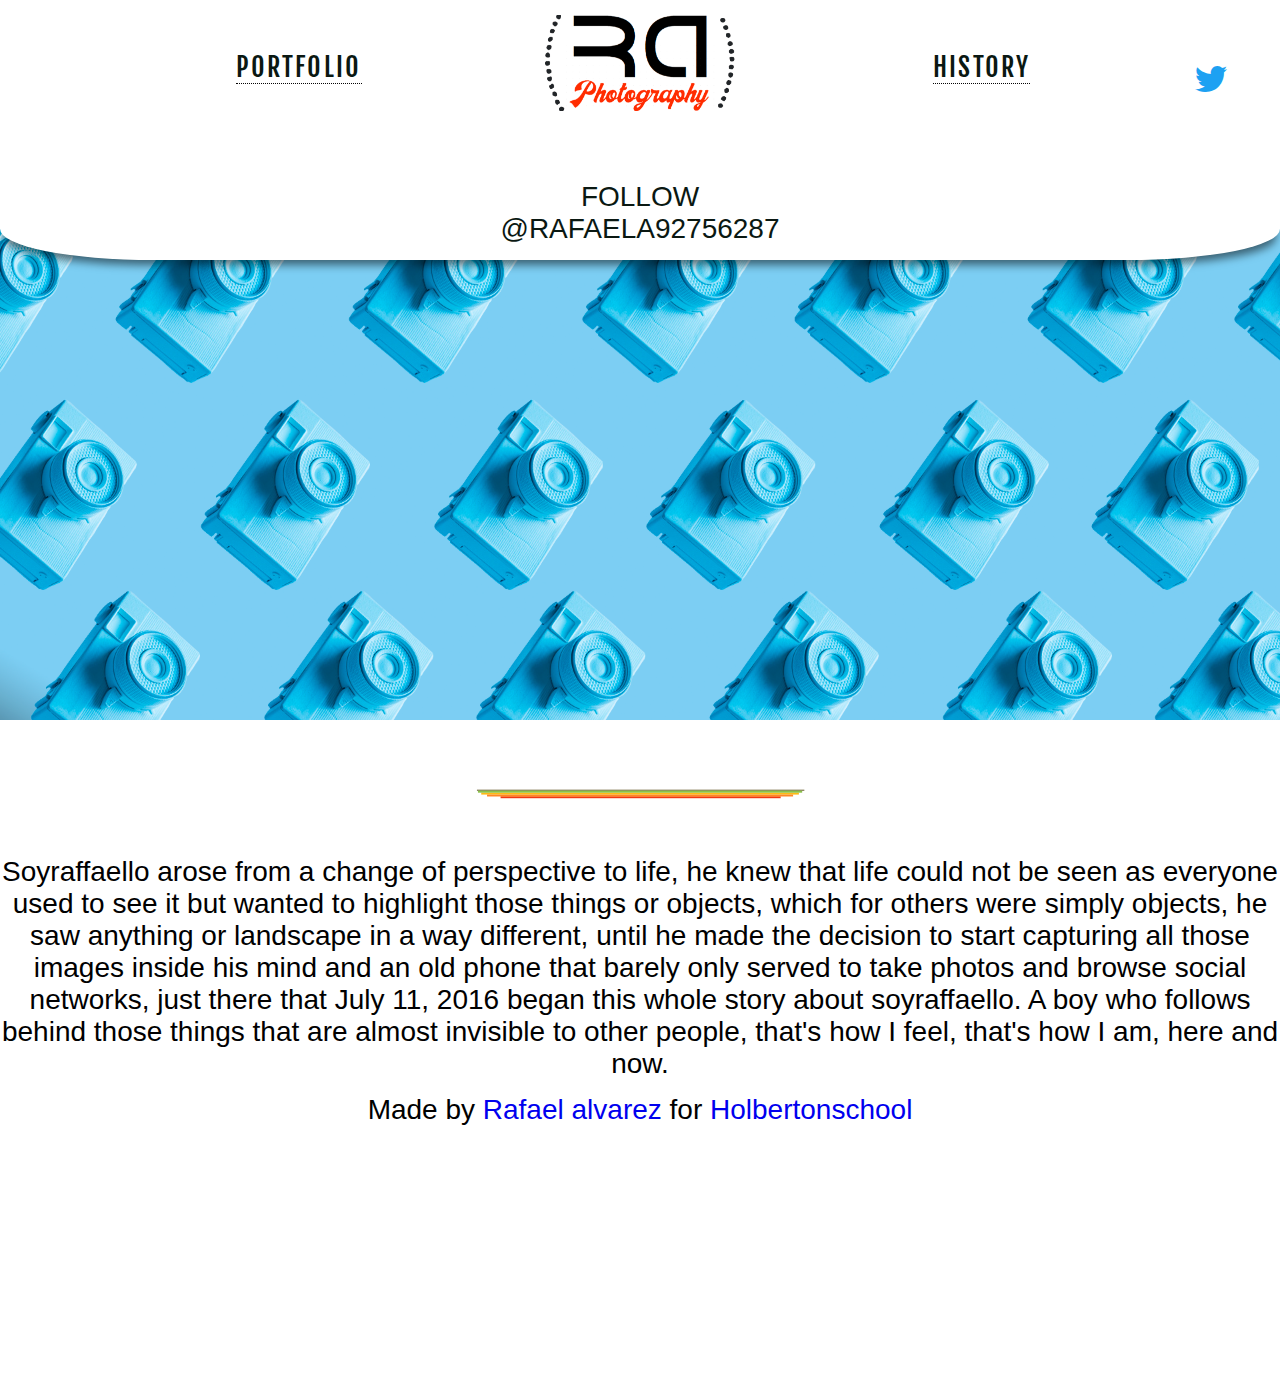
<file: history.html>
<!DOCTYPE html>
<html lang="en">


<head>
    <meta charset="UTF-8">
    <meta name="viewport" content="width=device-width, initial-scale=1.0">
    <meta http-equiv="X-UA-Compatible" content="ie=edge">
    
    <link rel="stylesheet" href="https://cdnjs.cloudflare.com/ajax/libs/font-awesome/5.9.0/css/all.min.css">

    <title>Rafael Alvárez Ph</title>
    <link rel="stylesheet" href="fontello.css">
    <link rel="stylesheet" href="style.css">
    <script type="text/javascript" src="behavior.js"></script>
</head>

<body>
<!-- CONTAINER START -->
<div class="CONTAINER">

  <header class="header">
    <nav>
      <a href="portafolio.html"> <strong>Portfolio</strong></a>
      <a href="index.html"> <img class="logo" src="./images/logo2.png"></a>
      <a href="history.html"> <strong>History</strong> </a>
      <a class="twitter" href="https://twitter.com/Rafaela92756287/status/1159302017317134336" target="_blank"> <i class="fab fa-twitter"> </i> </a>
      <div id="buttons">
            <iframe src="https://www.facebook.com/plugins/share_button.php?href=https%3A%2F%2Fdevelopers.facebook.com%2Fdocs%2Fplugins%2F&layout=button&size=small&width=81&height=20&appId" width="81" height="20" style="border:none;overflow:hidden" scrolling="no" frameborder="0" allowTransparency="true" allow="encrypted-media"></iframe>
            <a href="https://twitter.com/Rafaela92756287?ref_src=twsrc%5Etfw" class="twitter-follow-button" data-show-count="false">Follow @Rafaela92756287</a><script async src="https://platform.twitter.com/widgets.js" charset="utf-8"></script>
          </div>
    </nav>
  </header>

  <section class="hero">

  </section>

  <main class="main">
      <p class="post-content"> Soyraffaello arose from a change of perspective to life, he knew that life could not be seen as
          everyone used to see it but wanted to highlight those things or objects, which for others were
          simply objects, he saw anything or landscape in a way different, until he made the decision to
          start capturing all those images inside his mind and an old phone that barely only served to
          take photos and browse social networks, just there that July 11, 2016 began this whole story
          about soyraffaello.
          A boy who follows behind those things that are almost invisible to other people, that's how I
          feel, that's how I am, here and now. 
        </p>
  </main>

  <aside class="aside">
      <div id="disqus_thread"></div>
      <script>
      
      /**
      *  RECOMMENDED CONFIGURATION VARIABLES: EDIT AND UNCOMMENT THE SECTION BELOW TO INSERT DYNAMIC VALUES FROM YOUR PLATFORM OR CMS.
      *  LEARN WHY DEFINING THESE VARIABLES IS IMPORTANT: https://disqus.com/admin/universalcode/#configuration-variables*/
      /*
      var disqus_config = function () {
      this.page.url = PAGE_URL;  // Replace PAGE_URL with your page's canonical URL variable
      this.page.identifier = PAGE_IDENTIFIER; // Replace PAGE_IDENTIFIER with your page's unique identifier variable
      };
      */
      (function() { // DON'T EDIT BELOW THIS LINE
      var d = document, s = d.createElement('script');
      s.src = 'https://holbertonschoolphoto-1.disqus.com/embed.js';
      s.setAttribute('data-timestamp', +new Date());
      (d.head || d.body).appendChild(s);
      })();
      </script>
      <noscript>Please enable JavaScript to view the <a href="https://disqus.com/?ref_noscript">comments powered by Disqus.</a></noscript>
  </aside>

  <footer class="footer">
    <div>
      Made by <a target="_blank" href="https://www.instagram.com/raalvarez_/"> Rafael alvarez </a> for 
      <a href="https://www.holbertonschool.com/" <a target="_blank"> Holbertonschool</a>
    </div>
  </footer>
</div>
    <!-- CONTAINER END -->

    <style>
        @import url('https://fonts.googleapis.com/css?family=Monoton&display=swap');
    </style>
    <style>
        @import url('https://fonts.googleapis.com/css?family=Lalezar&display=swap');
    </style>
    <style>
        @import url('https://fonts.googleapis.com/css?family=Fjalla+One&display=swap');
    </style>
    <script id="dsq-count-scr" src="//holbertonschoolphoto-1.disqus.com/count.js" async></script>
</body>

</html>
</file>
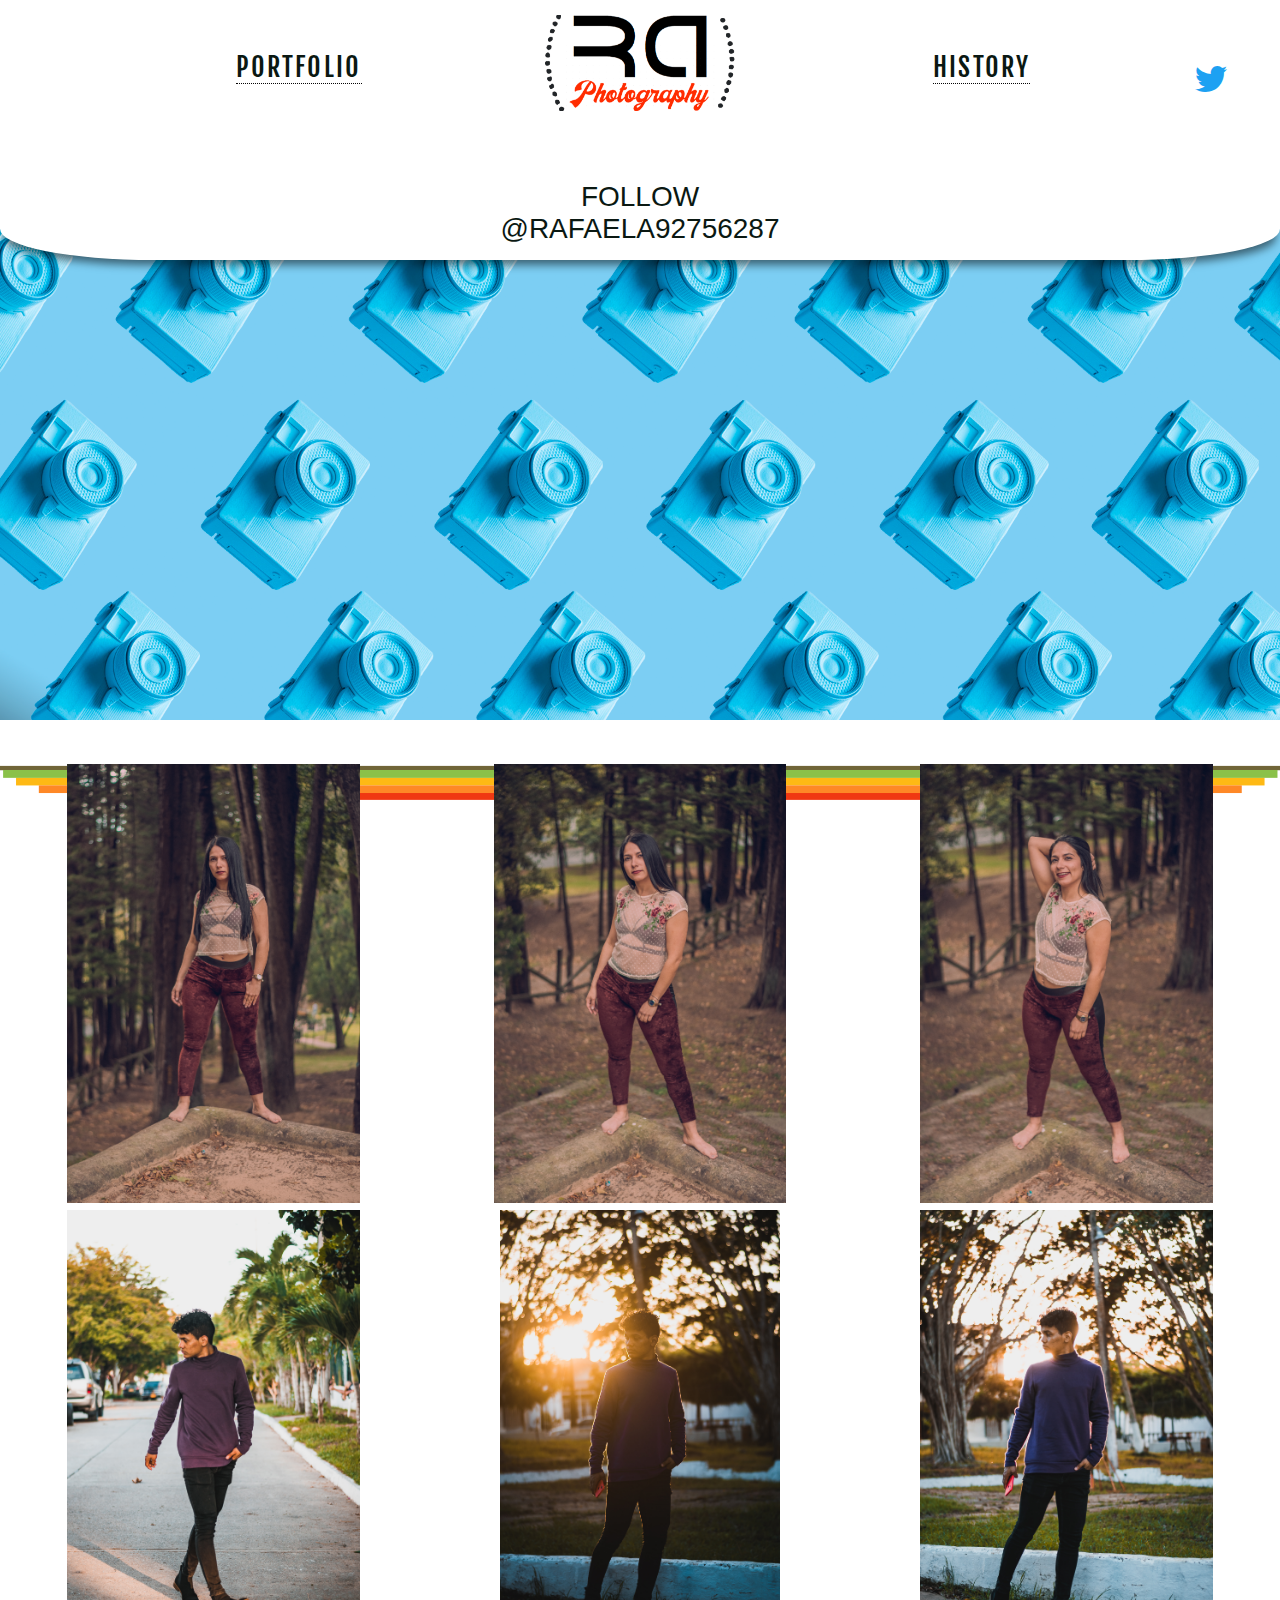
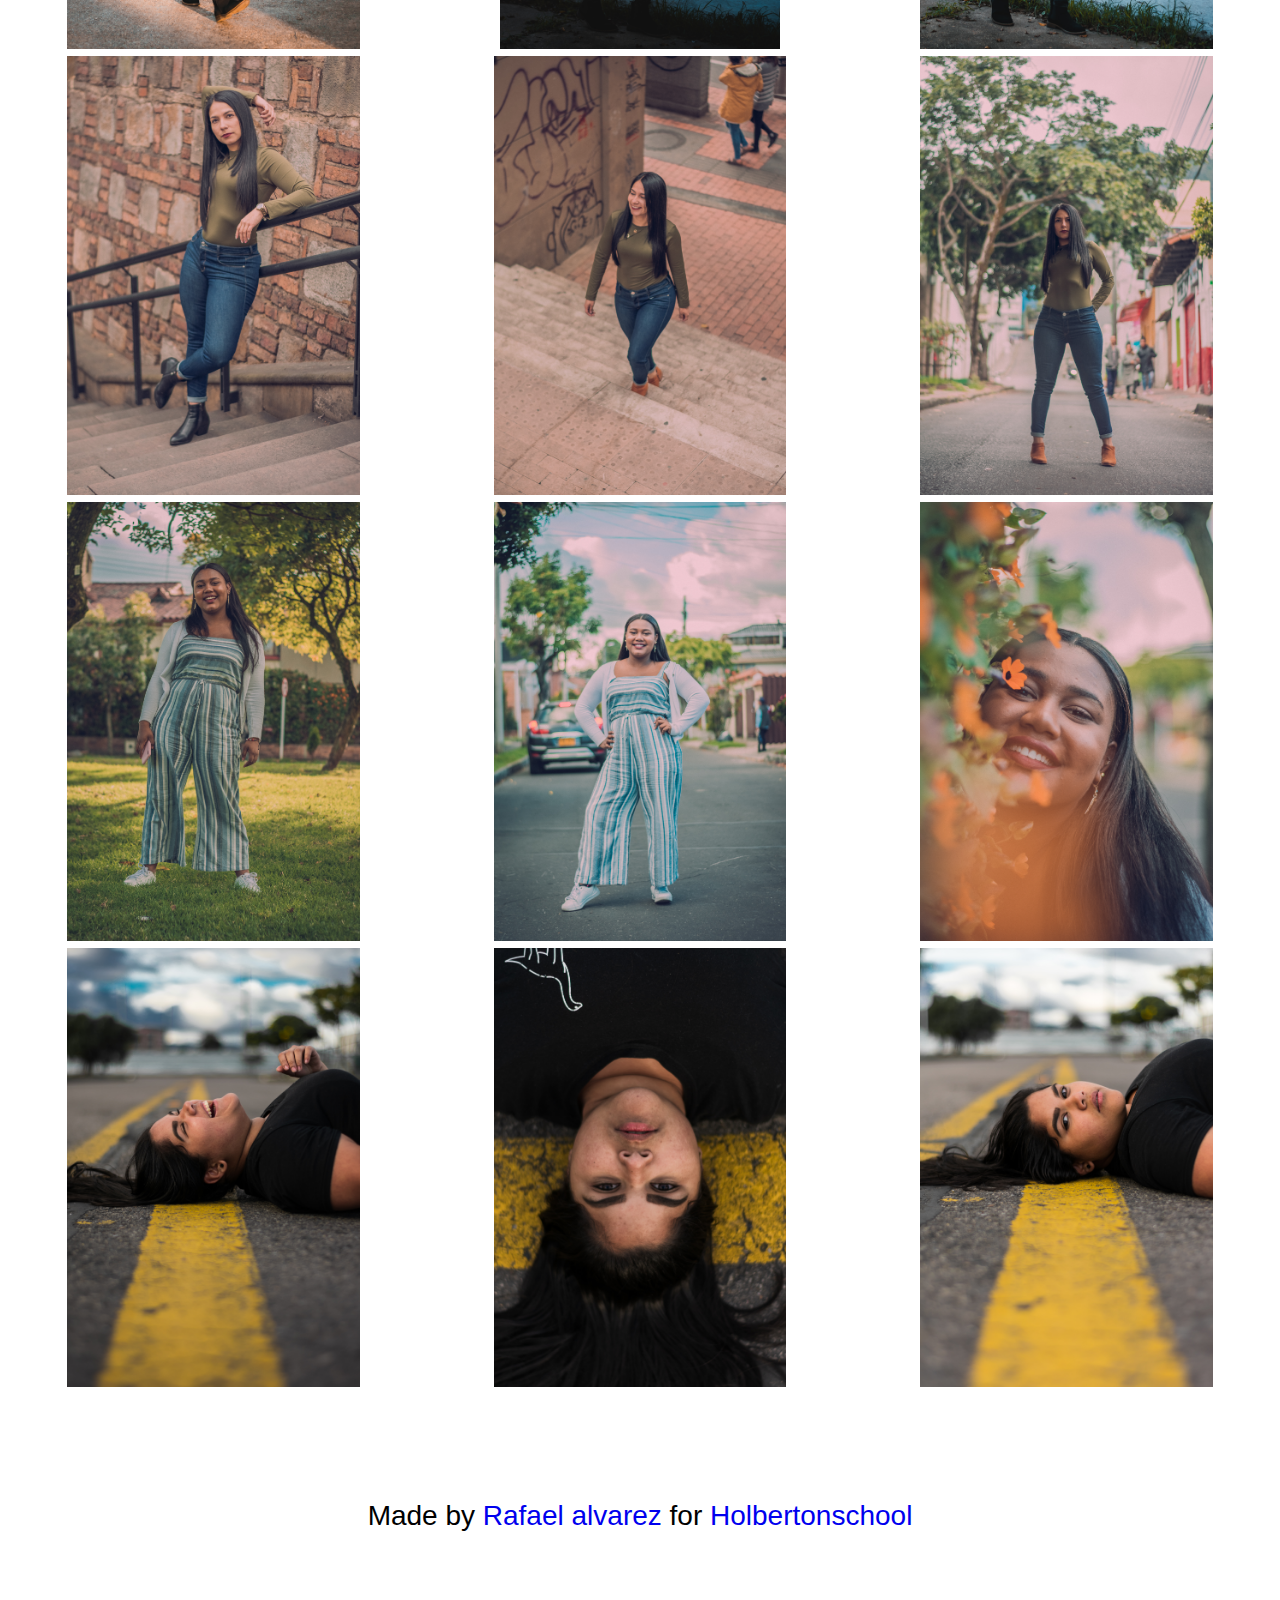
<file: portafolio.html>
<!DOCTYPE html>
<html lang="en">


<head>
    <meta charset="UTF-8">
    <meta name="viewport" content="width=device-width, initial-scale=1.0">
    <meta http-equiv="X-UA-Compatible" content="ie=edge">

    <link rel="stylesheet" href="https://cdnjs.cloudflare.com/ajax/libs/font-awesome/5.9.0/css/all.min.css">

    <title>Rafael Alvárez Ph</title>
    <link rel="stylesheet" href="fontello.css">
    <link rel="stylesheet" href="style.css">
    <script type="text/javascript" src="behavior.js"></script>
</head>

<body>
    <!-- CONTAINER START -->
    <div class="CONTAINER">

        <header class="header">
            <nav>

                <a href="portafolio.html"> <strong>Portfolio</strong></a>

                <a href="index.html"> <img class="logo" src="./images/logo2.png"></a>
                <a href="history.html"> <strong>History</strong> </a>
                <a class="twitter" href="https://twitter.com/Rafaela92756287/status/1159302017317134336"
                    target="_blank"> <i class="fab fa-twitter"> </i> </a>
                <div id="buttons">
                    <iframe
                        src="https://www.facebook.com/plugins/share_button.php?href=https%3A%2F%2Fdevelopers.facebook.com%2Fdocs%2Fplugins%2F&layout=button&size=small&width=81&height=20&appId"
                        width="81" height="20" style="border:none;overflow:hidden" scrolling="no" frameborder="0"
                        allowTransparency="true" allow="encrypted-media"></iframe>
                    <a href="https://twitter.com/Rafaela92756287?ref_src=twsrc%5Etfw" class="twitter-follow-button"
                        data-show-count="false">Follow @Rafaela92756287</a>
                    <script async src="https://platform.twitter.com/widgets.js" charset="utf-8"></script>
                </div>
            </nav>
        </header>

        <section class="hero">

        </section>

        <main class="main">
            <div class="portfolio">
                <div class="item">
                    <img src="./images/portfolio/1.jpg" alt="">
                </div>
                <div class="item">
                    <img src="./images/portfolio/2.jpg" alt="">
                </div>
                <div class="item">
                    <img src="./images/portfolio/3.jpg" alt="">
                </div>
            </div>

            <div class="portfolio">
                <div class="item">
                    <img src="./images/portfolio/4.jpg" alt="">
                </div>
                <div class="item">
                    <img src="./images/portfolio/5.jpg" alt="">
                </div>
                <div class="item">
                    <img src="./images/portfolio/6.jpg" alt="">
                </div>
            </div>

            <div class="portfolio">
                <div class="item">
                    <img src="./images/portfolio/7.jpg" alt="">
                </div>
                <div class="item">
                    <img src="./images/portfolio/8.jpg" alt="">
                </div>
                <div class="item">
                    <img src="./images/portfolio/9.jpg" alt="">
                </div>
            </div>
            <div class="portfolio">
                <div class="item">
                    <img src="./images/portfolio/10.jpg" alt="">
                </div>
                <div class="item">
                    <img src="./images/portfolio/12.jpg" alt="">
                </div>
                <div class="item">
                    <img src="./images/portfolio/11.jpg" alt="">
                </div>
            </div>
            <div class="portfolio">
                    <div class="item">
                        <img src="./images/portfolio/13.jpg" alt="">
                    </div>
                    <div class="item">
                        <img src="./images/portfolio/14.jpg" alt="">
                    </div>
                    <div class="item">
                        <img src="./images/portfolio/15.jpg" alt="">
                    </div>
                </div>
        </main>

        <aside class="aside">
            <div id="disqus_thread"></div>
            <script>

                /**
                *  RECOMMENDED CONFIGURATION VARIABLES: EDIT AND UNCOMMENT THE SECTION BELOW TO INSERT DYNAMIC VALUES FROM YOUR PLATFORM OR CMS.
                *  LEARN WHY DEFINING THESE VARIABLES IS IMPORTANT: https://disqus.com/admin/universalcode/#configuration-variables*/
                /*
                var disqus_config = function () {
                this.page.url = PAGE_URL;  // Replace PAGE_URL with your page's canonical URL variable
                this.page.identifier = PAGE_IDENTIFIER; // Replace PAGE_IDENTIFIER with your page's unique identifier variable
                };
                */
                (function () { // DON'T EDIT BELOW THIS LINE
                    var d = document, s = d.createElement('script');
                    s.src = 'https://holbertonschoolphoto-1.disqus.com/embed.js';
                    s.setAttribute('data-timestamp', +new Date());
                    (d.head || d.body).appendChild(s);
                })();
            </script>
            <noscript>Please enable JavaScript to view the <a href="https://disqus.com/?ref_noscript">comments powered
                    by Disqus.</a></noscript>
        </aside>

        <footer class="footer">
            <div>
                Made by <a target="_blank" href="https://www.instagram.com/raalvarez_/"> Rafael alvarez </a> for
                <a href="https://www.holbertonschool.com/" <a target="_blank"> Holbertonschool</a>
            </div>
        </footer>
    </div>
    <!-- CONTAINER END -->

    <style>
        @import url('https://fonts.googleapis.com/css?family=Monoton&display=swap');
    </style>
    <style>
        @import url('https://fonts.googleapis.com/css?family=Lalezar&display=swap');
    </style>
    <style>
        @import url('https://fonts.googleapis.com/css?family=Fjalla+One&display=swap');
    </style>
    <script id="dsq-count-scr" src="//holbertonschoolphoto-1.disqus.com/count.js" async></script>
</body>

</html>
</file>
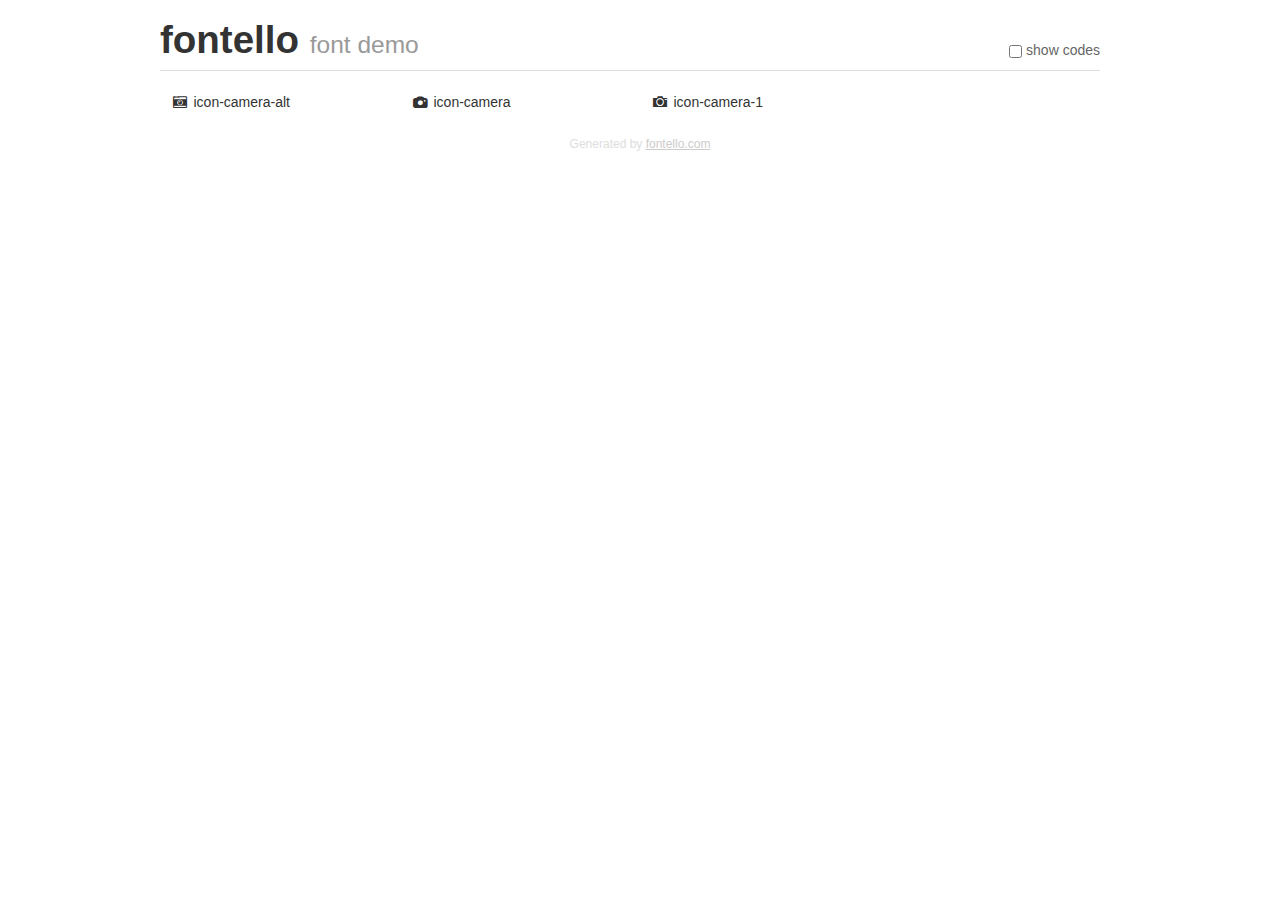
<file: icons/fontello-7340f3c5/demo.html>
<!DOCTYPE html>
<html>
  <head><!--[if lt IE 9]><script language="javascript" type="text/javascript" src="//html5shim.googlecode.com/svn/trunk/html5.js"></script><![endif]-->
    <meta charset="UTF-8"><style>/*
 * Bootstrap v2.2.1
 *
 * Copyright 2012 Twitter, Inc
 * Licensed under the Apache License v2.0
 * http://www.apache.org/licenses/LICENSE-2.0
 *
 * Designed and built with all the love in the world @twitter by @mdo and @fat.
 */
.clearfix {
  *zoom: 1;
}
.clearfix:before,
.clearfix:after {
  display: table;
  content: "";
  line-height: 0;
}
.clearfix:after {
  clear: both;
}
html {
  font-size: 100%;
  -webkit-text-size-adjust: 100%;
  -ms-text-size-adjust: 100%;
}
a:focus {
  outline: thin dotted #333;
  outline: 5px auto -webkit-focus-ring-color;
  outline-offset: -2px;
}
a:hover,
a:active {
  outline: 0;
}
button,
input,
select,
textarea {
  margin: 0;
  font-size: 100%;
  vertical-align: middle;
}
button,
input {
  *overflow: visible;
  line-height: normal;
}
button::-moz-focus-inner,
input::-moz-focus-inner {
  padding: 0;
  border: 0;
}
body {
  margin: 0;
  font-family: "Helvetica Neue", Helvetica, Arial, sans-serif;
  font-size: 14px;
  line-height: 20px;
  color: #333;
  background-color: #fff;
}
a {
  color: #08c;
  text-decoration: none;
}
a:hover {
  color: #005580;
  text-decoration: underline;
}
.row {
  margin-left: -20px;
  *zoom: 1;
}
.row:before,
.row:after {
  display: table;
  content: "";
  line-height: 0;
}
.row:after {
  clear: both;
}
[class*="span"] {
  float: left;
  min-height: 1px;
  margin-left: 20px;
}
.container,
.navbar-static-top .container,
.navbar-fixed-top .container,
.navbar-fixed-bottom .container {
  width: 940px;
}
.span12 {
  width: 940px;
}
.span11 {
  width: 860px;
}
.span10 {
  width: 780px;
}
.span9 {
  width: 700px;
}
.span8 {
  width: 620px;
}
.span7 {
  width: 540px;
}
.span6 {
  width: 460px;
}
.span5 {
  width: 380px;
}
.span4 {
  width: 300px;
}
.span3 {
  width: 220px;
}
.span2 {
  width: 140px;
}
.span1 {
  width: 60px;
}
[class*="span"].pull-right,
.row-fluid [class*="span"].pull-right {
  float: right;
}
.container {
  margin-right: auto;
  margin-left: auto;
  *zoom: 1;
}
.container:before,
.container:after {
  display: table;
  content: "";
  line-height: 0;
}
.container:after {
  clear: both;
}
p {
  margin: 0 0 10px;
}
.lead {
  margin-bottom: 20px;
  font-size: 21px;
  font-weight: 200;
  line-height: 30px;
}
small {
  font-size: 85%;
}
h1 {
  margin: 10px 0;
  font-family: inherit;
  font-weight: bold;
  line-height: 20px;
  color: inherit;
  text-rendering: optimizelegibility;
}
h1 small {
  font-weight: normal;
  line-height: 1;
  color: #999;
}
h1 {
  line-height: 40px;
}
h1 {
  font-size: 38.5px;
}
h1 small {
  font-size: 24.5px;
}
body {
  margin-top: 90px;
}
.header {
  position: fixed;
  top: 0;
  left: 50%;
  margin-left: -480px;
  background-color: #fff;
  border-bottom: 1px solid #ddd;
  padding-top: 10px;
  z-index: 10;
}
.footer {
  color: #ddd;
  font-size: 12px;
  text-align: center;
  margin-top: 20px;
}
.footer a {
  color: #ccc;
  text-decoration: underline;
}
.the-icons {
  font-size: 14px;
  line-height: 24px;
}
.switch {
  position: absolute;
  right: 0;
  bottom: 10px;
  color: #666;
}
.switch input {
  margin-right: 0.3em;
}
.codesOn .i-name {
  display: none;
}
.codesOn .i-code {
  display: inline;
}
.i-code {
  display: none;
}
@font-face {
      font-family: 'fontello';
      src: url('./font/fontello.eot?91137679');
      src: url('./font/fontello.eot?91137679#iefix') format('embedded-opentype'),
           url('./font/fontello.woff?91137679') format('woff'),
           url('./font/fontello.ttf?91137679') format('truetype'),
           url('./font/fontello.svg?91137679#fontello') format('svg');
      font-weight: normal;
      font-style: normal;
    }
     
     
    .demo-icon
    {
      font-family: "fontello";
      font-style: normal;
      font-weight: normal;
      speak: none;
     
      display: inline-block;
      text-decoration: inherit;
      width: 1em;
      margin-right: .2em;
      text-align: center;
      /* opacity: .8; */
     
      /* For safety - reset parent styles, that can break glyph codes*/
      font-variant: normal;
      text-transform: none;
     
      /* fix buttons height, for twitter bootstrap */
      line-height: 1em;
     
      /* Animation center compensation - margins should be symmetric */
      /* remove if not needed */
      margin-left: .2em;
     
      /* You can be more comfortable with increased icons size */
      /* font-size: 120%; */
     
      /* Font smoothing. That was taken from TWBS */
      -webkit-font-smoothing: antialiased;
      -moz-osx-font-smoothing: grayscale;
     
      /* Uncomment for 3D effect */
      /* text-shadow: 1px 1px 1px rgba(127, 127, 127, 0.3); */
    }
     </style>
    <link rel="stylesheet" href="css/animation.css"><!--[if IE 7]><link rel="stylesheet" href="css/" + font.fontname + "-ie7.css"><![endif]-->
    <script>
      function toggleCodes(on) {
        var obj = document.getElementById('icons');
      
        if (on) {
          obj.className += ' codesOn';
        } else {
          obj.className = obj.className.replace(' codesOn', '');
        }
      }
      
    </script>
  </head>
  <body>
    <div class="container header">
      <h1>fontello <small>font demo</small></h1>
      <label class="switch">
        <input type="checkbox" onclick="toggleCodes(this.checked)">show codes
      </label>
    </div>
    <div class="container" id="icons">
      <div class="row">
        <div class="the-icons span3" title="Code: 0xe800"><i class="demo-icon icon-camera-alt">&#xe800;</i> <span class="i-name">icon-camera-alt</span><span class="i-code">0xe800</span></div>
        <div class="the-icons span3" title="Code: 0xe801"><i class="demo-icon icon-camera">&#xe801;</i> <span class="i-name">icon-camera</span><span class="i-code">0xe801</span></div>
        <div class="the-icons span3" title="Code: 0xe802"><i class="demo-icon icon-camera-1">&#xe802;</i> <span class="i-name">icon-camera-1</span><span class="i-code">0xe802</span></div>
      </div>
    </div>
    <div class="container footer">Generated by <a href="http://fontello.com">fontello.com</a></div>
  </body>
</html>
</file>
<file: fontello.css>
@font-face {
  font-family: 'fontello';
  src: url('../font/fontello.eot?12764304');
  src: url('../font/fontello.eot?12764304#iefix') format('embedded-opentype'),
       url('../font/fontello.woff2?12764304') format('woff2'),
       url('../font/fontello.woff?12764304') format('woff'),
       url('../font/fontello.ttf?12764304') format('truetype'),
       url('../font/fontello.svg?12764304#fontello') format('svg');
  font-weight: normal;
  font-style: normal;
}
/* Chrome hack: SVG is rendered more smooth in Windozze. 100% magic, uncomment if you need it. */
/* Note, that will break hinting! In other OS-es font will be not as sharp as it could be */
/*
@media screen and (-webkit-min-device-pixel-ratio:0) {
  @font-face {
    font-family: 'fontello';
    src: url('../font/fontello.svg?12764304#fontello') format('svg');
  }
}
*/
 
 [class^="icon-"]:before, [class*=" icon-"]:before {
  font-family: "fontello";
  font-style: normal;
  font-weight: normal;
  speak: none;
 
  display: inline-block;
  text-decoration: inherit;
  width: 1em;
  margin-right: .2em;
  text-align: center;
  /* opacity: .8; */
 
  /* For safety - reset parent styles, that can break glyph codes*/
  font-variant: normal;
  text-transform: none;
 
  /* fix buttons height, for twitter bootstrap */
  line-height: 1em;
 
  /* Animation center compensation - margins should be symmetric */
  /* remove if not needed */
  margin-left: .2em;
 
  /* you can be more comfortable with increased icons size */
  /* font-size: 120%; */
 
  /* Font smoothing. That was taken from TWBS */
  -webkit-font-smoothing: antialiased;
  -moz-osx-font-smoothing: grayscale;
 
  /* Uncomment for 3D effect */
  /* text-shadow: 1px 1px 1px rgba(127, 127, 127, 0.3); */
}
 
.icon-camera-alt:before { content: '\e800'; } /* '' */
.icon-camera:before { content: '\e801'; } /* '' */
.icon-camera-1:before { content: '\e802'; } /* '' */
</file>
<file: style.css>
/* <link href="https://fonts.googleapis.com/css?family=Lato&display=swap" rel="stylesheet"> */


*{
    padding:  0;
    margin: 0;
}

a{
    text-decoration: none;
}

body {
     font-family: 'Lato', sans-serif; 
}


.CONTAINER{
    display: grid;

    grid-template: auto 60vh auto auto 10em / 1fr;
    grid-template-areas: "header"
                         "hero"
                         "main "
                         "aside"
                         "footer";
    /* grid-gap: 2em;                        */
}


aside {
    grid-area: aside
}

#buttons {
    grid-column-start: 2;
}

.header{
    grid-area: header;
    
    background-color:#ffffff;
    transform-origin: left;
    border-radius: 0 0 12% 12% ;
    box-shadow: 0px 9px 8px -4px rgba(0, 0, 0, 0.52);
    position: relative;
    z-index: 5;
    
}
.main{
    grid-area: main;
    background: url("./images/barras.svg");
    background-repeat: no-repeat;
    position: relative;
    top: -4.6%;
    z-index: 3;
    background-size: 114% 10%;
    background-position: top;
    padding-top: 2.5em;
    /* border: red solid 2px; */

}
.footer{
    grid-area: footer
}
.hero{
    grid-area: hero;
    width: 100%;
    position: relative;
    z-index: 2;
    top: -10%;
    background: url("./images/hero.png") ;
    background-attachment: fixed;
    background-repeat: no-repeat;
    background-position-x: 50%;
    background-size: 100%;
}

nav{
    text-align: justify;
    font-size: 32px; 
    border: white; 
    padding: 0 4em;

    display: grid;
    grid-template: 1fr / 1fr 1fr 1fr;
    justify-content: space-around;
    align-items: center;
    text-align: center;


}
nav a{
    color: #0a1812;
    display: block;
    text-transform: uppercase;
    transition: .3s;

}
nav a:hover{
   color: #f03812; 
}
.logo{
    width: 6em;
}
.twitter{
    position: absolute;
    right: 3%;
    top: 18%;
}
.fab {
    
   
    color: #1da1f2;
}
nav a{
    padding: 15px

}
article{
    width: 80%;
    margin: 0 auto;
    

}
article .post{
    /* border: red solid 1px; */
    box-shadow: 4px 4px 12px -1px rgba(0,0,0,0.75);
    height: 100%;
    width: 100%;
    display: grid;
    margin-bottom: 2em;
    grid-template: 10% auto / 1fr 3fr;
    grid-template-areas: "title title"
                         "photo content "
                         "img img"
}

#disqus_thread {
    grid-column-start: 2;
}

aside {
    display: grid;
    grid-template-columns: 50px 1fr 50px;
}

.img {
    grid-area: img
}

.post .post-title{
    grid-area: title;
    display: flex;
    height: 100%;
    justify-content: center;
    align-items: center;
}
.post .post-photo{
    grid-area: photo;
}
.post .post-content{
    padding: 1em;
    text-align: left;
    font-size: .8em;
    grid-area: content;
}
.post.dos{
    grid-template:  auto / 1fr 1fr;
    grid-template-areas: 
                         "desing code "
}
.post.dos .post-title{
    grid-area: title;
}
.post.dos .sub-post{
    grid-area: desing;
    display: flex;
    flex-direction: column;
}
.design-title{
    display: flex;
    justify-content: center;
    align-items: baseline;
    
}
.design-title h2{
    display: inline;
}
.post.dos img {
    width: 3em;
}
.post.dos .post-title{
    grid-area: title;
}

.post .post-content img{
    width: 3em;
    display: block;
}
footer {
    margin: 0px
}
div{
    font-size: 28px;
    text-align: center;
    border: white;  
    /* background-color: yellowgreen */
    
}
strong{
    font-family: 'Fjalla One', sans-serif;
    font-weight: 300;
    font-size: .8em;
    letter-spacing: .09em;
    border-bottom: dotted 1px rgb(7, 6, 6)
}

.small {
    width: 300px;
}

.portfolio .item img {
    max-width: 293px;
    max-height: 439px;
}

.portfolio {
    display: grid;
    grid-template-columns: repeat(3, 1fr)
}

.portfolio .item:nth-child(1) {
    grid-column-start: 1;
}

.portfolio .item:nth-child(2) {
    grid-column-start: 2;
}

.portfolio .item:nth-child(3) {
    grid-column-start: 3;
}
</file>
<file: icons/fontello-7340f3c5/css/animation.css>
/*
   Animation example, for spinners
*/
.animate-spin {
  -moz-animation: spin 2s infinite linear;
  -o-animation: spin 2s infinite linear;
  -webkit-animation: spin 2s infinite linear;
  animation: spin 2s infinite linear;
  display: inline-block;
}
@-moz-keyframes spin {
  0% {
    -moz-transform: rotate(0deg);
    -o-transform: rotate(0deg);
    -webkit-transform: rotate(0deg);
    transform: rotate(0deg);
  }

  100% {
    -moz-transform: rotate(359deg);
    -o-transform: rotate(359deg);
    -webkit-transform: rotate(359deg);
    transform: rotate(359deg);
  }
}
@-webkit-keyframes spin {
  0% {
    -moz-transform: rotate(0deg);
    -o-transform: rotate(0deg);
    -webkit-transform: rotate(0deg);
    transform: rotate(0deg);
  }

  100% {
    -moz-transform: rotate(359deg);
    -o-transform: rotate(359deg);
    -webkit-transform: rotate(359deg);
    transform: rotate(359deg);
  }
}
@-o-keyframes spin {
  0% {
    -moz-transform: rotate(0deg);
    -o-transform: rotate(0deg);
    -webkit-transform: rotate(0deg);
    transform: rotate(0deg);
  }

  100% {
    -moz-transform: rotate(359deg);
    -o-transform: rotate(359deg);
    -webkit-transform: rotate(359deg);
    transform: rotate(359deg);
  }
}
@-ms-keyframes spin {
  0% {
    -moz-transform: rotate(0deg);
    -o-transform: rotate(0deg);
    -webkit-transform: rotate(0deg);
    transform: rotate(0deg);
  }

  100% {
    -moz-transform: rotate(359deg);
    -o-transform: rotate(359deg);
    -webkit-transform: rotate(359deg);
    transform: rotate(359deg);
  }
}
@keyframes spin {
  0% {
    -moz-transform: rotate(0deg);
    -o-transform: rotate(0deg);
    -webkit-transform: rotate(0deg);
    transform: rotate(0deg);
  }

  100% {
    -moz-transform: rotate(359deg);
    -o-transform: rotate(359deg);
    -webkit-transform: rotate(359deg);
    transform: rotate(359deg);
  }
}
</file>
